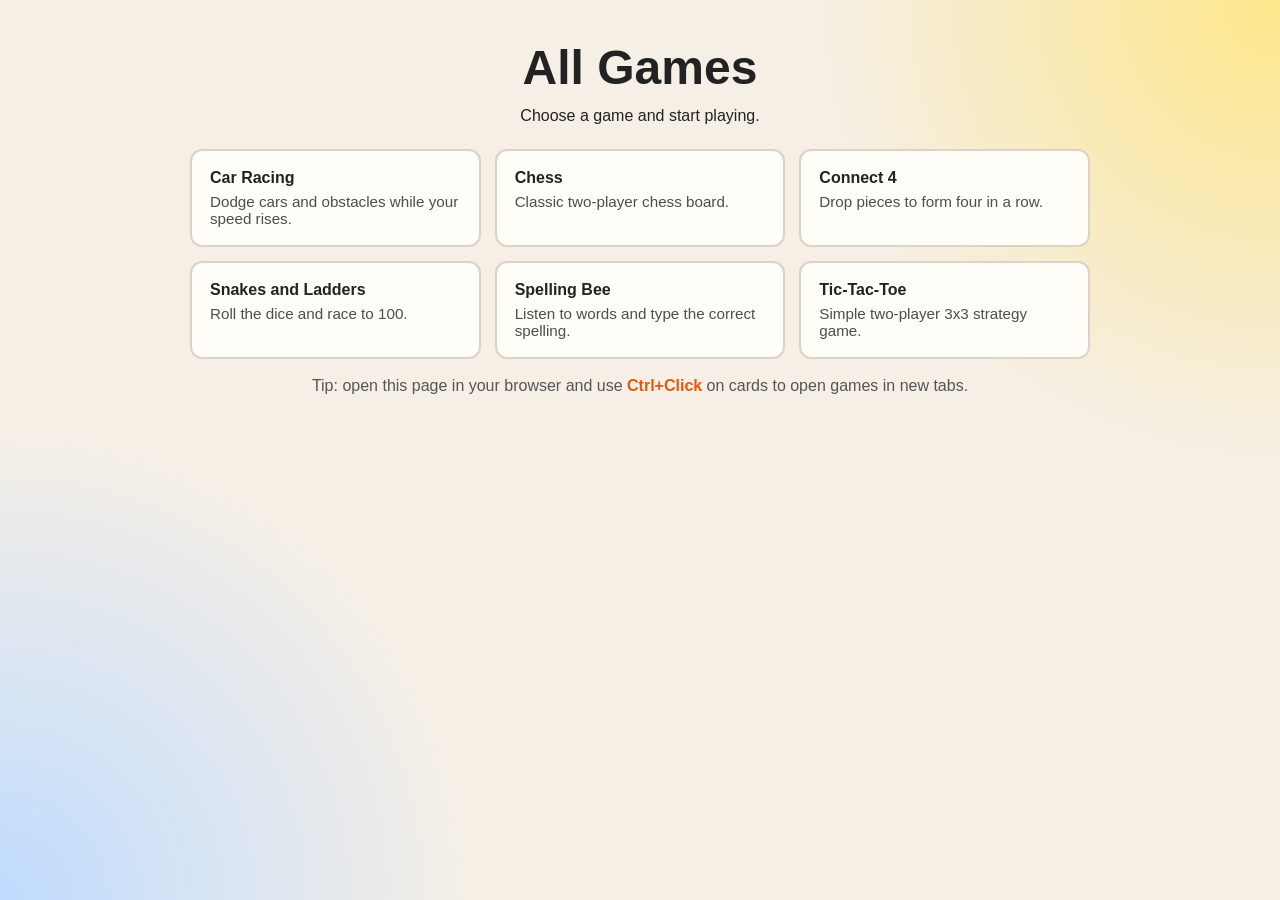
<file: index.html>
<!DOCTYPE html>
<html lang="en">

<head>
  <meta charset="UTF-8" />
  <meta name="viewport" content="width=device-width, initial-scale=1.0" />
  <meta name="description" content="A small collection of browser games." />
  <title>All Games</title>
  <style>
    :root {
      --bg: #f5efe6;
      --card: #fffdf8;
      --text: #222;
      --accent: #0f766e;
      --accent-2: #ea580c;
      --border: #ddd2c3;
    }

    * {
      box-sizing: border-box;
      margin: 0;
      padding: 0;
      font-family: "Trebuchet MS", "Segoe UI", sans-serif;
    }

    /* Skip link (visually hidden until focused) */
    .skip-link {
      position: absolute;
      left: -999px;
      top: auto;
      width: 1px;
      height: 1px;
      overflow: hidden;
    }

    .skip-link:focus,
    .skip-link:active {
      position: static;
      width: auto;
      height: auto;
      margin: 8px 0 16px;
      padding: 8px 12px;
      background: var(--accent);
      color: white;
      border-radius: 6px;
      text-decoration: none;
      box-shadow: 0 2px 6px rgba(0,0,0,0.12);
    }

    body {
      min-height: 100vh;
      background:
        radial-gradient(circle at top right, #fde68a, transparent 30%),
        radial-gradient(circle at bottom left, #bfdbfe, transparent 30%),
        var(--bg);
      color: var(--text);
      padding: 40px 20px;
    }

    .wrap {
      max-width: 900px;
      margin: 0 auto;
    }

    h1 {
      text-align: center;
      margin-bottom: 12px;
      font-size: clamp(2rem, 5vw, 3rem);
    }

    p {
      text-align: center;
      margin-bottom: 24px;
    }

    .grid {
      display: grid;
      grid-template-columns: repeat(auto-fit, minmax(220px, 1fr));
      gap: 14px;
    }

    a {
      display: block;
      text-decoration: none;
      color: var(--text);
      background: var(--card);
      border: 2px solid var(--border);
      border-radius: 12px;
      padding: 18px;
      transition: transform 0.18s ease, border-color 0.18s ease;
    }

    a:hover {
      transform: translateY(-2px);
      border-color: var(--accent);
    }

    /* Clear keyboard focus styles for accessibility */
    a:focus-visible {
      outline: 3px solid var(--accent);
      outline-offset: 3px;
    }

    .name {
      font-weight: 700;
      margin-bottom: 6px;
    }

    .desc {
      font-size: 0.95rem;
      opacity: 0.8;
    }

    .tip {
      margin-top: 18px;
      text-align: center;
      color: #555;
    }

    .tip b {
      color: var(--accent-2);
    }
  </style>
</head>

<body>
  <a class="skip-link" href="#main-content">Skip to main content</a>
  <main id="main-content" class="wrap">
    <h1>All Games</h1>
    <p>Choose a game and start playing.</p>

    <section class="grid">
      <a href="CarGame/index.html">
        <div class="name">Car Racing</div>
        <div class="desc">Dodge cars and obstacles while your speed rises.</div>
      </a>

      <a href="CHESS/index.html">
        <div class="name">Chess</div>
        <div class="desc">Classic two-player chess board.</div>
      </a>

      <a href="Connect4/index.html">
        <div class="name">Connect 4</div>
        <div class="desc">Drop pieces to form four in a row.</div>
      </a>

      <a href="SnakesAndLadder/index.html">
        <div class="name">Snakes and Ladders</div>
        <div class="desc">Roll the dice and race to 100.</div>
      </a>

      <a href="SpellingBee/index.html">
        <div class="name">Spelling Bee</div>
        <div class="desc">Listen to words and type the correct spelling.</div>
      </a>

      <a href="TICTACTOE/index.html">
        <div class="name">Tic-Tac-Toe</div>
        <div class="desc">Simple two-player 3x3 strategy game.</div>
      </a>
    </section>

    <p class="tip">Tip: open this page in your browser and use <b>Ctrl+Click</b> on cards to open games in new tabs.</p>
  </main>
</body>

</html>
</file>
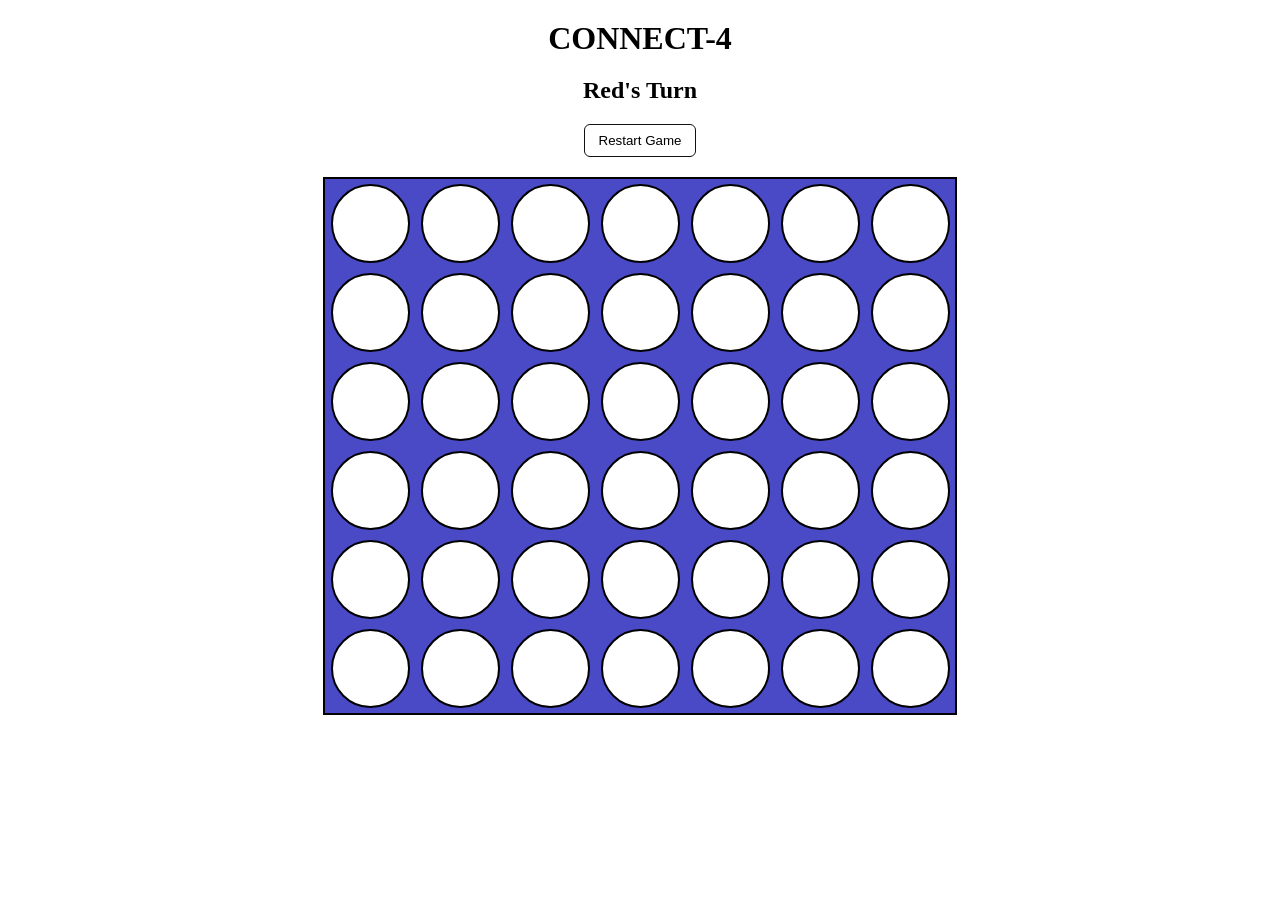
<file: Connect4/index.html>
<!DOCTYPE html>
<html lang="en">

<head>
    <meta charset="UTF-8">
    <meta http-equiv="X-UA-Compatible" content="IE=edge">
    <meta name="viewport" content="width=device-width, initial-scale=1.0">
    <title>Document</title>
    <link rel="stylesheet" href="connect4.css">
</head>

<body>

    <h1>CONNECT-4</h1>
    <h2 id="whosturn">Red's Turn</h2>
    <button id="restartBtn" type="button">Restart Game</button>

    <div class="board">

        <ul class="column" id="c1">
            <p id="c1r6"></p>
            <p id="c1r5"></p>
            <p id="c1r4"></p>
            <p id="c1r3"></p>
            <p id="c1r2"></p>
            <p id="c1r1"></p>
        </ul>
        <ul class="column" id="c2">
            <p id="c2r6"></p>
            <p id="c2r5"></p>
            <p id="c2r4"></p>
            <p id="c2r3"></p>
            <p id="c2r2"></p>
            <p id="c2r1"></p>
        </ul>
        <ul class="column" id="c3">
            <p id="c3r6"></p>
            <p id="c3r5"></p>
            <p id="c3r4"></p>
            <p id="c3r3"></p>
            <p id="c3r2"></p>
            <p id="c3r1"></p>
        </ul>
        <ul class="column" id="c4">
            <p id="c4r6"></p>
            <p id="c4r5"></p>
            <p id="c4r4"></p>
            <p id="c4r3"></p>
            <p id="c4r2"></p>
            <p id="c4r1"></p>
        </ul>
        <ul class="column" id="c5">
            <p id="c5r6"></p>
            <p id="c5r5"></p>
            <p id="c5r4"></p>
            <p id="c5r3"></p>
            <p id="c5r2"></p>
            <p id="c5r1"></p>
        </ul>
        <ul class="column" id="c6">
            <p id="c6r6"></p>
            <p id="c6r5"></p>
            <p id="c6r4"></p>
            <p id="c6r3"></p>
            <p id="c6r2"></p>
            <p id="c6r1"></p>
        </ul>
        <ul class="column" id="c7">
            <p id="c7r6"></p>
            <p id="c7r5"></p>
            <p id="c7r4"></p>
            <p id="c7r3"></p>
            <p id="c7r2"></p>
            <p id="c7r1"></p>
        </ul>


    </div>


</body>
<script src="./connect4.js"></script>

</html>
</file>
<file: Connect4/connect4.css>
*{
    margin: 0;
    padding: 0;
}
body{
    display: grid;
    place-items: center;
}

h1{
    text-align: center;
    margin: 20px 0 20px 0;
}
h2{
    text-align: center;
    margin-bottom: 20px;
}

#restartBtn {
    margin-bottom: 20px;
    padding: 8px 14px;
    border: 1px solid #111;
    border-radius: 6px;
    cursor: pointer;
    background: #fff;
}

.board{
    display: grid;
    grid-template-columns: repeat(7,1fr);
    border: 2px solid black;
   width: 630px;
   background-color: rgb(74, 74, 198);
    
  
}

ul{
    display: grid;
    place-items: center;
    
}

ul p{
    margin: 5px;
    width: 75px;
    height: 75px;
    border: 2px solid black;
    border-radius: 100px;
    background-color: white;
}

ul:hover{
    cursor: pointer;
    background-color: rgb(98, 136, 238);
}


@media(max-width:700px){
    .board{
        width: 500px;
    }
    ul p{
        width: 55px;
        height: 55px;
        
    }
    
}
@media(max-width:520px){
    .board{
        width: 400px;
    }
    ul p{
        width: 40px;
        height: 40px;
        
    }
    
}
@media(max-width:420px){
    .board{
        width: 320px;
    }
    ul p{
        width: 30px;
        height: 30px;
        
    }
    
}
</file>
